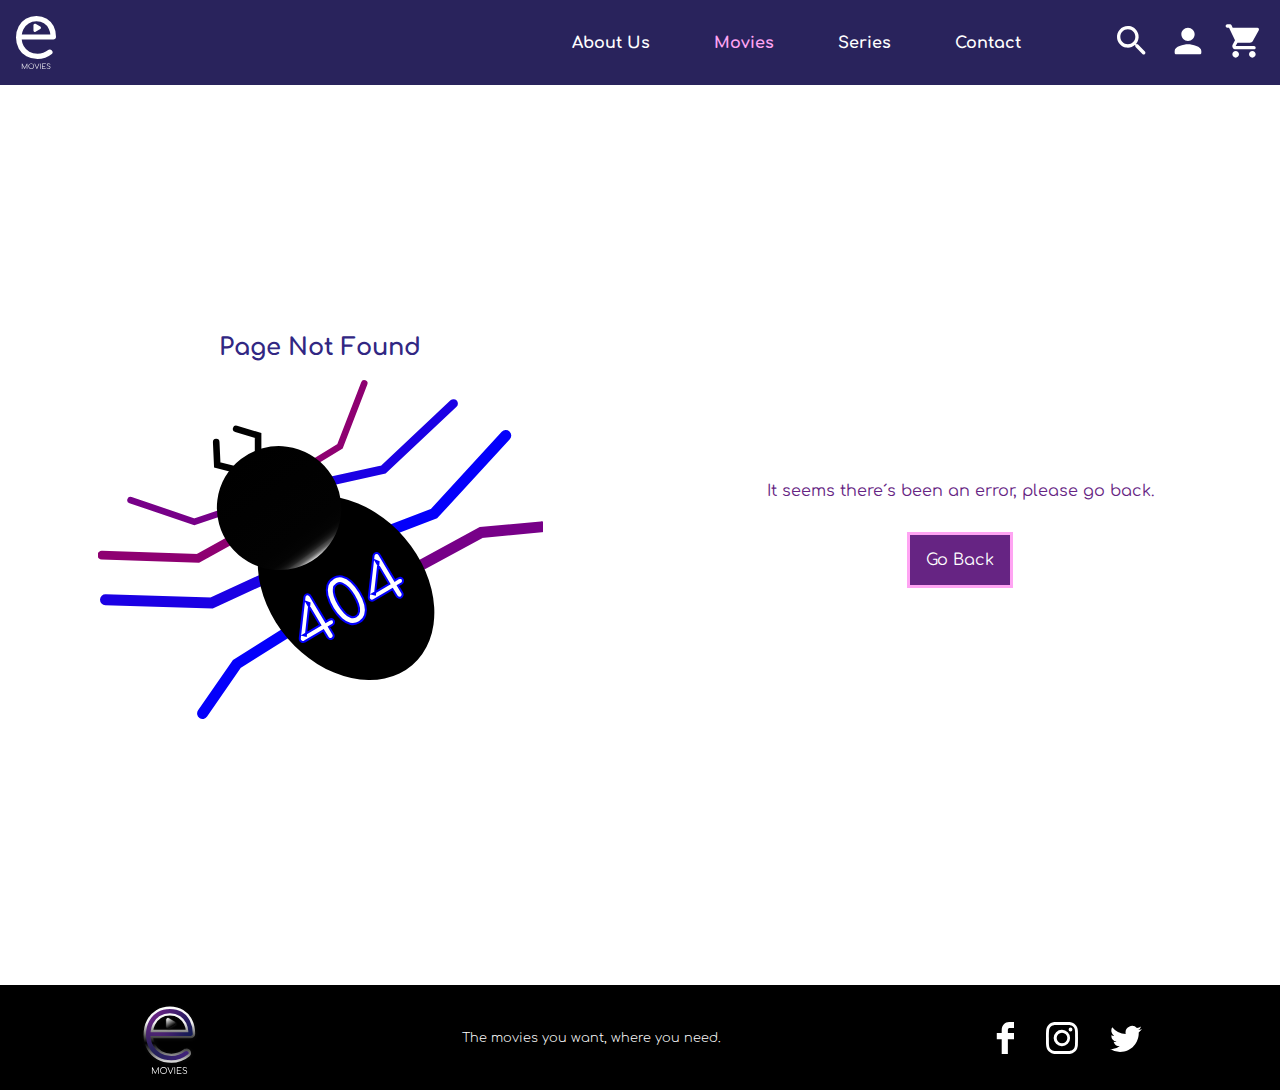
<file: error404.html>
<!DOCTYPE html>
<html lang="en">

<head>
    <meta charset="UTF-8">
    <meta http-equiv="X-UA-Compatible" content="IE=edge">
    <meta name="viewport" content="width=device-width, initial-scale=1.0">
    <title>eMovie - Movies</title>
    <link rel="stylesheet" href="styles.css">
</head>

<body>


    <header class="flex-header">
        <img src="img/Logos/SVG/e-movie-white.svg" alt="e-movie-logo">


        <div id="nav-icons">
            <a href="#">
                <svg xmlns="http://www.w3.org/2000/svg" class="icon" height="40px" viewBox="0 0 24 24" width="40px" fill="#FFFFFF"><path d="M0 0h24v24H0V0z" fill="none"/><path d="M15.5 14h-.79l-.28-.27c1.2-1.4 1.82-3.31 1.48-5.34-.47-2.78-2.79-5-5.59-5.34-4.23-.52-7.79 3.04-7.27 7.27.34 2.8 2.56 5.12 5.34 5.59 2.03.34 3.94-.28 5.34-1.48l.27.28v.79l4.25 4.25c.41.41 1.08.41 1.49 0 .41-.41.41-1.08 0-1.49L15.5 14zm-6 0C7.01 14 5 11.99 5 9.5S7.01 5 9.5 5 14 7.01 14 9.5 11.99 14 9.5 14z"/></svg>
            </a>
            <a href="#">
                <svg xmlns="http://www.w3.org/2000/svg" class="icon" height="40px" viewBox="0 0 24 24" width="40px" fill="#FFFFFF"><path d="M0 0h24v24H0V0z" fill="none"/><path d="M12 12c2.21 0 4-1.79 4-4s-1.79-4-4-4-4 1.79-4 4 1.79 4 4 4zm0 2c-2.67 0-8 1.34-8 4v1c0 .55.45 1 1 1h14c.55 0 1-.45 1-1v-1c0-2.66-5.33-4-8-4z"/></svg>
            </a>
            <a href="#">
                <svg xmlns="http://www.w3.org/2000/svg" class="icon" height="40px" viewBox="0 0 24 24" width="40px" fill="#FFFFFF"><path d="M0 0h24v24H0V0z" fill="none"/><path d="M7 18c-1.1 0-1.99.9-1.99 2S5.9 22 7 22s2-.9 2-2-.9-2-2-2zM1 3c0 .55.45 1 1 1h1l3.6 7.59-1.35 2.44C4.52 15.37 5.48 17 7 17h11c.55 0 1-.45 1-1s-.45-1-1-1H7l1.1-2h7.45c.75 0 1.41-.41 1.75-1.03l3.58-6.49c.37-.66-.11-1.48-.87-1.48H5.21l-.67-1.43c-.16-.35-.52-.57-.9-.57H2c-.55 0-1 .45-1 1zm16 15c-1.1 0-1.99.9-1.99 2s.89 2 1.99 2 2-.9 2-2-.9-2-2-2z"/></svg>
            </a>
           
        </div>

        <nav>
            <ul>
                <li>
                    <a href="#" class="button-text">About Us</a>
                </li>
                <li>
                    <a href="#" class="button-text" id="active">Movies</a>
                </li>
                <li>
                    <a href="#" class="button-text">Series</a>
                </li>
                <li>
                    <a href="#" class="button-text">Contact</a>
                </li>
            </ul>
        </nav>

    </header>

    <section id="section-spider">
        <div class="width-50">
            <h2>Page Not Found</h2>
            <div id="spider">
            </div>
        </div>
        <div class="width-50">
            <p>It seems there´s been an error, please go back.</p>
            <div class="button-flex">
                <a class="button" href="#">Go Back</a>
            </div>
        </div>
    </section>

    <footer>
        <div class="flexbox flex-992">
            <img src="img/Logos/SVG/e-movie-color-1.svg" alt="e-movie-logo-footer">
            <p>The movies you want, where you need.</p>
            <div id="social">
                <img src="img/Social/facebook.svg" alt="e-facebook">
                <img src="img/Social/instagram.svg" alt="e-instagram">
                <img src="img/Social/twitter.svg" alt="e-twitter">
            </div>

        </div>
    </footer>

</body>


</html>
</file>
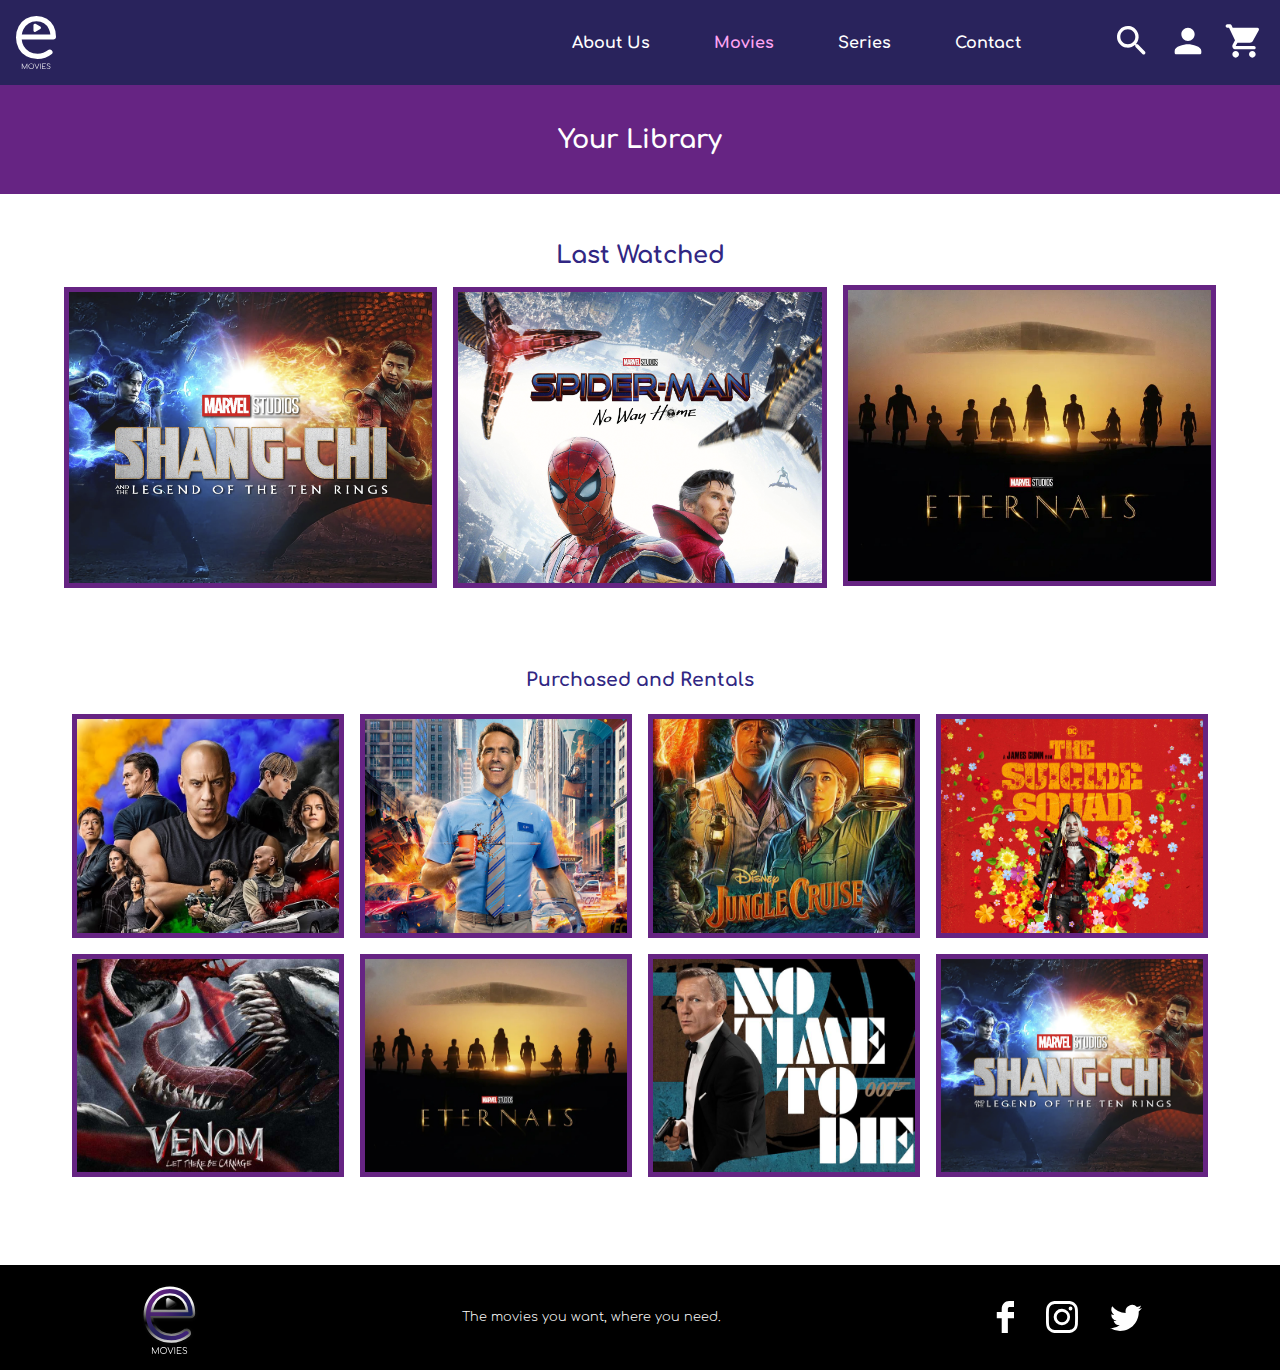
<file: screen2.html>
<!DOCTYPE html>
<html lang="en">

<head>
    <meta charset="UTF-8">
    <meta http-equiv="X-UA-Compatible" content="IE=edge">
    <meta name="viewport" content="width=device-width, initial-scale=1.0">
    <title>eMovie - Movies</title>
    <link rel="stylesheet" href="styles.css">
</head>

<body>


    <header class="flex-header">
        <img src="img/Logos/SVG/e-movie-white.svg" alt="e-movie-logo">


        <div id="nav-icons">
            <a href="#">
                <svg xmlns="http://www.w3.org/2000/svg" class="icon" height="40px" viewBox="0 0 24 24" width="40px" fill="#FFFFFF"><path d="M0 0h24v24H0V0z" fill="none"/><path d="M15.5 14h-.79l-.28-.27c1.2-1.4 1.82-3.31 1.48-5.34-.47-2.78-2.79-5-5.59-5.34-4.23-.52-7.79 3.04-7.27 7.27.34 2.8 2.56 5.12 5.34 5.59 2.03.34 3.94-.28 5.34-1.48l.27.28v.79l4.25 4.25c.41.41 1.08.41 1.49 0 .41-.41.41-1.08 0-1.49L15.5 14zm-6 0C7.01 14 5 11.99 5 9.5S7.01 5 9.5 5 14 7.01 14 9.5 11.99 14 9.5 14z"/></svg>
            </a>
            <a href="#">
                <svg xmlns="http://www.w3.org/2000/svg" class="icon" height="40px" viewBox="0 0 24 24" width="40px" fill="#FFFFFF"><path d="M0 0h24v24H0V0z" fill="none"/><path d="M12 12c2.21 0 4-1.79 4-4s-1.79-4-4-4-4 1.79-4 4 1.79 4 4 4zm0 2c-2.67 0-8 1.34-8 4v1c0 .55.45 1 1 1h14c.55 0 1-.45 1-1v-1c0-2.66-5.33-4-8-4z"/></svg>
            </a>
            <a href="#">
                <svg xmlns="http://www.w3.org/2000/svg" class="icon" height="40px" viewBox="0 0 24 24" width="40px" fill="#FFFFFF"><path d="M0 0h24v24H0V0z" fill="none"/><path d="M7 18c-1.1 0-1.99.9-1.99 2S5.9 22 7 22s2-.9 2-2-.9-2-2-2zM1 3c0 .55.45 1 1 1h1l3.6 7.59-1.35 2.44C4.52 15.37 5.48 17 7 17h11c.55 0 1-.45 1-1s-.45-1-1-1H7l1.1-2h7.45c.75 0 1.41-.41 1.75-1.03l3.58-6.49c.37-.66-.11-1.48-.87-1.48H5.21l-.67-1.43c-.16-.35-.52-.57-.9-.57H2c-.55 0-1 .45-1 1zm16 15c-1.1 0-1.99.9-1.99 2s.89 2 1.99 2 2-.9 2-2-.9-2-2-2z"/></svg>
            </a>
           
        </div>

        <nav>
            <ul>
                <li>
                    <a href="index.html" class="button-text">About Us</a>
                </li>
                <li>
                    <a href="#" class="button-text" id="active">Movies</a>
                </li>
                <li>
                    <a href="#" class="button-text">Series</a>
                </li>
                <li>
                    <a href="#" class="button-text">Contact</a>
                </li>
            </ul>
        </nav>

    </header>

    <div id="intro" class="background">
        <h1>Your Library</h1>
    </div>

    <section class="content">
        <h2>Last Watched</h2>

        <div class="flexbox flex768">
            <a href="#">
                <img src="img/Shang-Chi/Shang-Chi-1380x1080.png" alt="Shang-Chi">
            </a>
            <a href="screen3.html">
                <img src="img/Spiderman/Spider-Man-1380x1080.png" alt="Spider-Man-No-Way-Home">
            </a>

            <a href="#">
                <img src="img/Eternals/Eternals-1380x1080.png" alt="Eternals">
            </a>
        </div>
    </section>

    <section class="content">
        <h3>Purchased and Rentals</h3>

        <div class="flexbox">

            <div class="justify-wrap">
                <a href="#">
                    <img src="img/Fast9/Fast9-1380x1080.png" alt="fast 9 movie">
                </a>
                <a href="#">
                    <img src="img/freeGuy/Free-Guy-1380x1080.png" alt="free guy movie">
                </a>


                <a href="#">
                    <img src="img/jungleCruise/Jungle-Cruise-1380x1080.png" alt="jungle Cruise movie">
                </a>
                <a href="#">
                    <img src="img/suicideSquad/Suicide-Squad-1380x1080.png" alt="suicide squad movie">
                </a>


                <a href="#">
                    <img src="img/Venom/Venom-1380x1080.png" alt="venom movie">
                </a>
                <a href="#">
                    <img src="img/Eternals/Eternals-1380x1080.png" alt="">
                </a>


                <a href="#">
                    <img src="img/007/007-1380x1080.png" alt="James-bond">
                </a>
                <a href="#">
                    <img src="img/Shang-Chi/Shang-Chi-1380x1080.png" alt="">
                </a>
            </div>
        </div>

    </section>

    <footer>
        <div class="flexbox flex-992">
            <img src="img/Logos/SVG/e-movie-color-1.svg" alt="e-movie-logo-footer">
            <p>The movies you want, where you need.</p>
            <div id="social">
                <img src="img/Social/facebook.svg" alt="e-facebook">
                <img src="img/Social/instagram.svg" alt="e-instagram">
                <img src="img/Social/twitter.svg" alt="e-twitter">
            </div>

        </div>
    </footer>

</body>
</file>
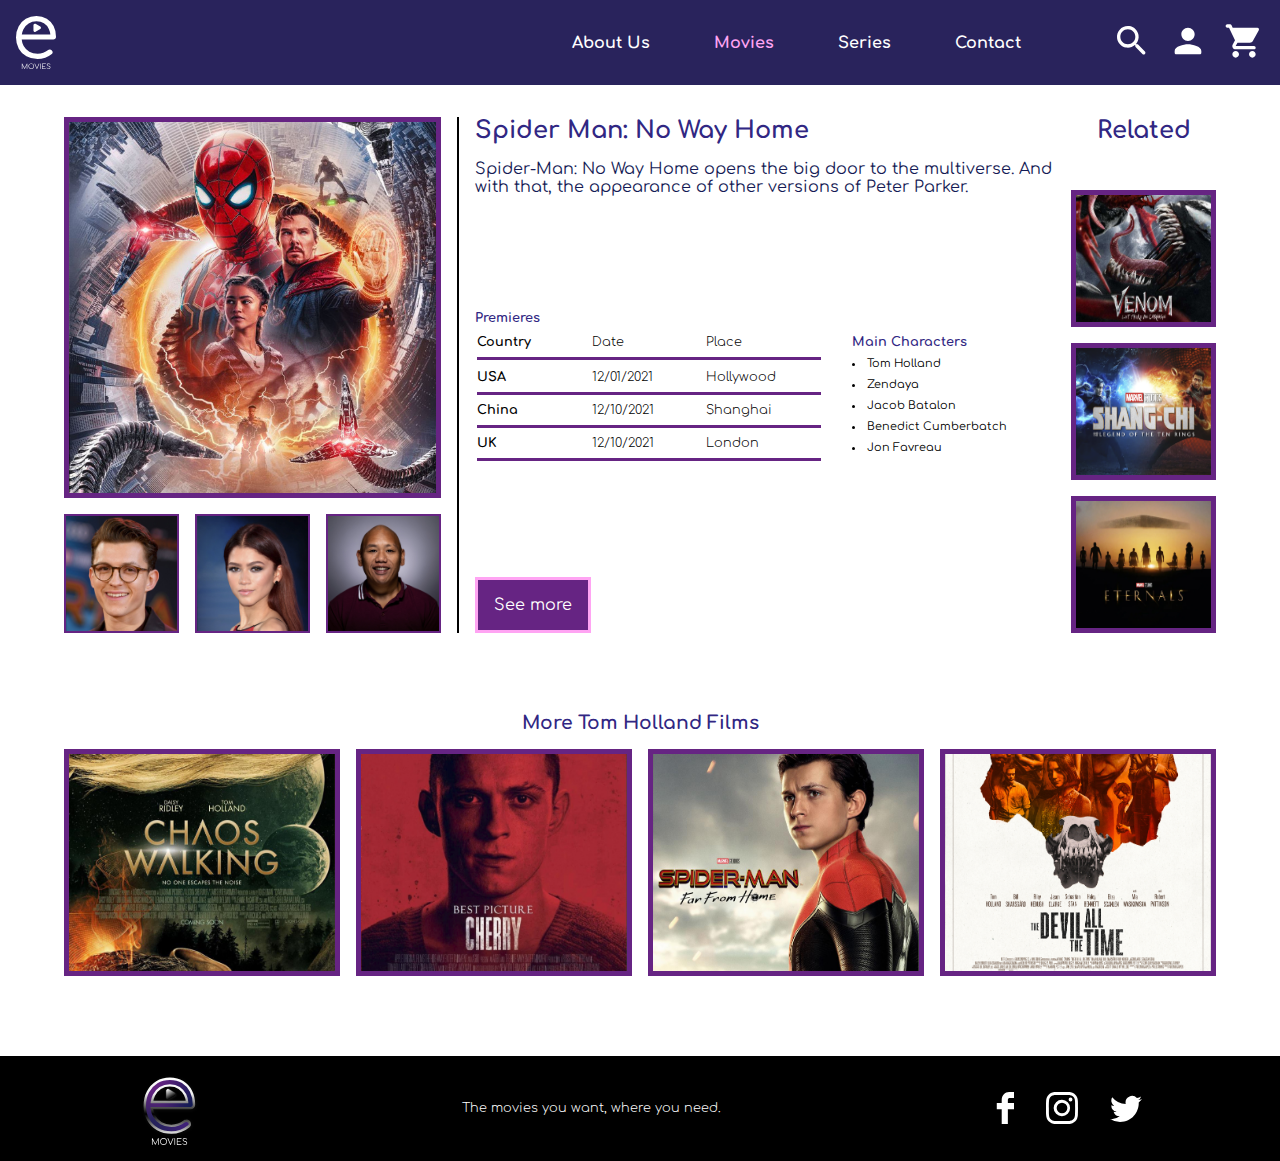
<file: screen3.html>
<!DOCTYPE html>
<html lang="en">

<head>
    <meta charset="UTF-8">
    <meta http-equiv="X-UA-Compatible" content="IE=edge">
    <meta name="viewport" content="width=device-width, initial-scale=1.0">
    <title>eMovie - Movies</title>
    <link rel="stylesheet" href="styles.css">
</head>

<body>


    <header class="flex-header">
        <img src="img/Logos/SVG/e-movie-white.svg" alt="e-movie-logo">


        <div id="nav-icons">
            <a href="#">
                <svg xmlns="http://www.w3.org/2000/svg" class="icon" height="40px" viewBox="0 0 24 24" width="40px" fill="#FFFFFF"><path d="M0 0h24v24H0V0z" fill="none"/><path d="M15.5 14h-.79l-.28-.27c1.2-1.4 1.82-3.31 1.48-5.34-.47-2.78-2.79-5-5.59-5.34-4.23-.52-7.79 3.04-7.27 7.27.34 2.8 2.56 5.12 5.34 5.59 2.03.34 3.94-.28 5.34-1.48l.27.28v.79l4.25 4.25c.41.41 1.08.41 1.49 0 .41-.41.41-1.08 0-1.49L15.5 14zm-6 0C7.01 14 5 11.99 5 9.5S7.01 5 9.5 5 14 7.01 14 9.5 11.99 14 9.5 14z"/></svg>
            </a>
            <a href="#">
                <svg xmlns="http://www.w3.org/2000/svg" class="icon" height="40px" viewBox="0 0 24 24" width="40px" fill="#FFFFFF"><path d="M0 0h24v24H0V0z" fill="none"/><path d="M12 12c2.21 0 4-1.79 4-4s-1.79-4-4-4-4 1.79-4 4 1.79 4 4 4zm0 2c-2.67 0-8 1.34-8 4v1c0 .55.45 1 1 1h14c.55 0 1-.45 1-1v-1c0-2.66-5.33-4-8-4z"/></svg>
            </a>
            <a href="#">
                <svg xmlns="http://www.w3.org/2000/svg" class="icon" height="40px" viewBox="0 0 24 24" width="40px" fill="#FFFFFF"><path d="M0 0h24v24H0V0z" fill="none"/><path d="M7 18c-1.1 0-1.99.9-1.99 2S5.9 22 7 22s2-.9 2-2-.9-2-2-2zM1 3c0 .55.45 1 1 1h1l3.6 7.59-1.35 2.44C4.52 15.37 5.48 17 7 17h11c.55 0 1-.45 1-1s-.45-1-1-1H7l1.1-2h7.45c.75 0 1.41-.41 1.75-1.03l3.58-6.49c.37-.66-.11-1.48-.87-1.48H5.21l-.67-1.43c-.16-.35-.52-.57-.9-.57H2c-.55 0-1 .45-1 1zm16 15c-1.1 0-1.99.9-1.99 2s.89 2 1.99 2 2-.9 2-2-.9-2-2-2z"/></svg>
            </a>
           
        </div>

        <nav>
            <ul>
                <li>
                    <a href="index.html" class="button-text">About Us</a>
                </li>
                <li>
                    <a href="#" class="button-text" id="active">Movies</a>
                </li>
                <li>
                    <a href="#" class="button-text">Series</a>
                </li>
                <li>
                    <a href="#" class="button-text">Contact</a>
                </li>
            </ul>
        </nav>

    </header>

    <section class="content">
     
                <div class="flex-figure">
                    <figure>
                        <img src="img/Spiderman/spider-man-square.png" alt="spider man no way home movie">
                    </figure>
                    <div id="figure-imgs">
                        <div class="just-flex2">
                            <a href=""><img src="img/Actors/tom-holland.jpg" alt=""></a>
                            <a href=""><img src="img/Actors/zendaya.jpg" alt=""></a>
                            <a href=""><img src="img/Actors/jacob-batalon.jpg" alt=""></a>
                        </div>
                    </div>
                </div>
                <div id="just-width">
                    <div>
                        <h2>Spider Man: No Way Home</h2>
                        <p>Spider-Man: No Way Home opens the big door to the multiverse. And with that, the appearance
                            of
                            other
                            versions
                            of Peter Parker.</p>
                    </div>
                    <div id="table-list">
                        <div id="table-layout">
                            <h4>Premieres</h4>
                            <table>
                                <thead>
                                    <th>Country</th>
                                    <th>Date</th>
                                    <th>Place</th>
                                </thead>
                                <tbody>
                                    <tr>
                                        <td>USA</td>
                                        <td>12/01/2021</td>
                                        <td>Hollywood</td>
                                    </tr>
                                    <tr>
                                        <td>China</td>
                                        <td>12/10/2021</td>
                                        <td>Shanghai</td>
                                    </tr>
                                    <tr>
                                        <td>UK</td>
                                        <td>12/10/2021</td>
                                        <td>London</td>
                                    </tr>
                                </tbody>
                            </table>
                        </div>
                        <div id="list">
                            <h4>
                                Main Characters
                            </h4>
                            <ul>
                                <li>Tom Holland</li>
                                <li>Zendaya</li>
                                <li>Jacob Batalon</li>
                                <li>Benedict Cumberbatch</li>
                                <li>Jon Favreau</li>
                            </ul>
                        </div>

                    </div>
                    <div id="actor-button">
                        <a class="button" href="#">See more</a>
                    </div>
                </div>
            </div>
            <div class="related">
                <h6>Related</h6>
                <div class="">
                    <a href=""><img src="img/Venom/Venom-1380x1080.png" alt=""></a>
                    <a href=""><img src="img/Shang-Chi/Shang-Chi-1380x1080.png" alt=""></a>
                    <a href=""><img src="img/Eternals/Eternals-1380x1080.png" alt=""></a>
                </div>
       
    </section>


    <section class="content">
        <h3>
            More Tom Holland Films
        </h3>
        <div class="flexbox-row">
            <a href="#"><img src="img/Actors/Tom-Holland-Movies/chaos-walking-tom-holland.jpg" alt=""></a>
            <a href="#"><img src="img/Actors/Tom-Holland-Movies/cherry-tom-holland.jpg" alt=""></a>
            <a href="#"><img src="img/Actors/Tom-Holland-Movies/spiderman-far-from-home-tom-holland.jpg" alt=""></a>
            <a href="#"><img src="img/Actors/Tom-Holland-Movies/the-devil-all-the-time-tom-holland.jpg" alt=""></a>
        </div>
    </section>

    <footer>
        <div class="flexbox flex-992">
            <img src="img/Logos/SVG/e-movie-color-1.svg" alt="e-movie-logo-footer">
            <p>The movies you want, where you need.</p>
            <div id="social">
                <img src="img/Social/facebook.svg" alt="e-facebook">
                <img src="img/Social/instagram.svg" alt="e-instagram">
                <img src="img/Social/twitter.svg" alt="e-twitter">
            </div>

        </div>
    </footer>

</body>
</file>
<file: styles.css>
@import url('https://fonts.googleapis.com/css2?family=Comfortaa:wght@300;400;500;600;700&family=Londrina+Solid&display=swap');

/* OVERALL  */

  /* From https://css.glass
background: rgba(255, 255, 255, 0.16);
border-radius: 16px;
box-shadow: 0 4px 30px rgba(0, 0, 0, 0.1);
backdrop-filter: blur(8.7px);
-webkit-backdrop-filter: blur(8.7px);
border: 1px solid rgba(255, 255, 255, 0.28); */


:root {
    --var-white: #FFFFFF;
    --var-black: #000000;
    --var-primary: #312783;
    --var-secondary: #29235C;
    --var-alternative: #662483;
    --var-alternative: rgb(102, 36, 131);
    --var-alternative-2: #151B55;
    --var-alternative-2: rgb(21, 27, 85);
    --var-alternative-3: #ffa4f3;
    --var-alternative-3: rgb(255, 164, 243);
}

* {
    margin: 0; 
    padding: 0;
    box-sizing: border-box;
}

body {
    color: var(--var-white);
    font-family: "Comfortaa", "Londrina", sans-serif;
}

.flexbox {
    margin: 0 auto;
    display: flex;
    height: 100%;
    align-items: center;
    flex-direction: column;
    justify-content: center;
    gap: 1rem;
    flex-wrap: wrap;
}




/* 3RD SCREEN ONLY */
.flexbox a:nth-child(3) {
    display: none;
}
/* 3RD SCREEN ONLY */

.flexbox-form {
    margin: 0 auto;
    display: flex;
    flex-direction: column;
    justify-content: center;
    gap: 1rem;
    flex-wrap: wrap;
}


.flex-header {
    flex-wrap: wrap;
    align-items: center;
    justify-content: space-between;
    display: flex;
    width: 100%;
    gap: 1rem;
    margin: 0 auto
}    

div.background {
    background-color: var(--var-alternative);
    font-size: .8rem;
    padding: 3rem;
}




header {
    display: flex;
    justify-content: space-between;
    padding: 1rem;
    flex-wrap: wrap;
    gap: 1rem;
    align-items: center;
    background-color: var(--var-secondary);
    
}

header img {
    width: 40px;
    order: 1;
}

/* NAVEGATION  */

.navegation {
    width: 100%;
    display: flex;
    justify-content: space-evenly;
    align-items: center;
    font-size: 1rem;
} 

nav {
    width: 100%;
    order: 3;

}

nav ul {
    list-style-type: none;
    display: flex;
    justify-content: space-between;  
}

#active {
    color: var(--var-alternative-3);
}

#nav-icons {
    display: flex;
    order: 2;
}

.icon {
   
}

.icon:hover {
    fill: var(--var-alternative-3);
}

#nav-icons a {
    text-decoration: none;
}

#nav-icons img {
    width: 40px;
}



/* HEADER INTRO INDEX */


#intro {
    order: 4;
    text-align: center;
    padding: 0.5rem;
    display: flex;
    flex-direction: column;
    margin-bottom: 3rem;
}


#intro h1 {
    padding: 2rem;
}

#intro p {
    padding-bottom: 1rem;
    font-weight: lighter;
    line-height: 1.5rem;
}

#intro a {
    align-self: center;
    margin-bottom: 1rem;
}

/* BOXES INDEX */

.boxes {
    width: 70vw;
    position: relative;
    transform: translateY(-20%);
    margin: 0 auto;
    -webkit-transform: translateY(-20%);
    -moz-transform: translateY(-20%);
    -ms-transform: translateY(-20%);
    -o-transform: translateY(-20%);
}



.box {
    display: flex;
    flex-wrap: wrap;
    justify-content: space-between;
    gap: 1rem;
    padding: 2rem;
    background-color: var(--var-alternative);
    border: 3px var(--var-alternative-3) solid;
    border-radius: 1rem 0 1rem 0;
    -webkit-border-radius: 1rem 0 1rem 0;
    -moz-border-radius: 1rem 0 1rem 0;
    -ms-border-radius: 1rem 0 1rem 0;
    -o-border-radius: 1rem 0 1rem 0;
}

.box p {
   
    font-size: 0.9rem;
    line-height: 1.5rem;
    font-weight: lighter;
}


.box:nth-child(2),
.box:nth-child(3),
.flex-right  {
    display: none;
} 

/* SECTIONS  */

.content {
    width: 90vw;
    display: flex;
    flex-wrap: wrap;
    justify-content: center;
    margin: 0 auto;
    gap: 2rem;
    padding-bottom: 5rem;
}

.content h2,
.content h3 {
    text-align: center;
    color: var(--var-primary)
}

.content div h2 {
    text-align: left;
    margin-bottom: 1rem;
}



.content img {
    width: 100%;
    height: 100%;
}

.content p {
    color: white;
}

.content div p {
    color: var(--var-alternative-2)
}

section.content div.flexbox div {
    display: flex;
    gap: 1rem;
}

section.content div.flexbox div:nth-last-child(4){
    display: none;
}

section.content div.flexbox div a {
   width: 50%;
}

.content figure {
    margin-top: 2rem;
}


#movies {
    min-height: 40vh;
    background: url(img/Display/movies-square.jpg) center no-repeat;
    background-size: cover;
    display: flex;
    align-items: flex-end;
}

#travel {
    min-height: 40vh;
    background: url(img/Series/travel-with-e.jpeg) center no-repeat;
    background-size: cover;
    display: flex;
    align-items: flex-end;
} 
}

.flex-left {
    gap: 1rem;
    flex: 1;
    display: flex;
    flex-direction: column;
}

article .box2 {
    padding: 1rem;
    display: flex;
    flex-direction: column;
    gap: 0.5rem;
}


article .box2 p {
    font-weight: lighter;
    color: var(--var-white);
}

article .box2 a {
    text-decoration: none;
    
}

.flexwrap {
    flex-wrap: wrap;
    display: flex;
    width: 100%;
    gap: 1rem;
}

#series {
    width: 100%;
    background: url(img/series/Patterson-Lost-in-Space.jpeg) center no-repeat;
    background-size: cover;
    display: flex;
    align-items: flex-end;
}

#friends {
    width: 100%;
    background: url(img/series/movies-square.jpeg) center no-repeat;
    background-size: cover;
    display: flex;
    align-items: flex-end;
}

#work {
    width: 100%;
    background: url(img/series/work-with-e.jpeg) center no-repeat;
    background-size: cover;
    display: flex;
    align-items: flex-end;
}


#live-show {
    width: 100%;
    background: url(img/Series/Jimmy-Fallon.jpeg) center no-repeat;
    background-size: cover;
    display: flex;
    align-items: flex-end;
}


#rent-sale {
    padding: 2rem 0 2rem 0;
    width: 100%;
    
}

section.gradient {
    background: linear-gradient(90deg, #312783 0%, #29235C 35%, #662483 100%);
}

#rent-sale article:nth-child(3) {
    display: none;
}

#rent-sale h3 {
    width: 100%;
    text-align: center;
    color: var(--var-white);
    padding-bottom: 1rem;
    font-size: 1.5rem;
    font-weight: bold;
}

#rent-sale article  {
    display: flex;
    padding: 1rem;
    gap: 1rem;
    justify-content: center;
}

figure#ryan,
figure#predators {
    width: 40%;
    height: 100%;
    display: flex;
}

figure#ryan img,
figure#predators img {
    width: 100%;
    height: 100%;
    min-height: 6rem;
   
}

.rentbox {
    width: 60%;
}

.rentbox h6 {
    font-size: 0.7rem;
    font-weight: lighter;
}

.rentbox h4 {
    margin: 0;
    font-size: 1rem;
    font-weight: bold;
    color: var(--var-alternative-3);
}

.rentbox p {
    display: none;
}

#rent-sale article div a {
    text-decoration: none;
    /* color: var(--var-white); */
    font-weight: bold;
    font-size: .9rem;
    /* background: var(--var-alternative); */
    padding: 0.5rem;
    text-align: center;
    width: 6rem;
}

#rent-sale article > div {
    display: flex;
    flex-direction: column;
    justify-content: space-between;
    color: var(--var-white)
}


/* SCREEN2 */

section.content div.flexbox div a {
    width: 45%;
    
}

section.content div.flexbox div a:last-child {
    display: none;
}

.justify-wrap {
    justify-content: center;
    flex-wrap: wrap;
}

/* FORM */

#form h3 {
    padding: 1rem;
    color: var(--var-primary);
    font-weight: bold;
    font-size: 1.5rem;
    text-align: center;
    width: 100%;
}

.flex-form {
    padding: .5rem;
    display: flex;
    width: 100%;
    flex-direction: column;
    gap: 0.3rem;
}

label,
legend {
    font-size: 0.8rem;
    font-weight: bold;
    color: var(--var-alternative-2);
    width: 100%;
}

.flex-form input,
select,
textarea {
    font-family: "Comfortaa", "Londrina", sans-serif;
    height: 3rem;
    padding-left: 1rem;
    border: var(--var-primary) 3px solid; 
}




.flex-radio {
    width: 100%;
    padding: 1rem;
    display: flex;
    flex-wrap: wrap;
    gap: 0.3rem;
}

.radio-box {
    width: 100%;
    display: flex;
    justify-content: flex-start;
    align-items: center;
    gap: 1rem;
}

.radio-box div {
    font-weight: bold;
    font-size: 0.8rem;
    color: var(--var-alternative-2);
}

.some-width { 
    display: flex;
    flex-wrap: wrap;
}

textarea {
    width: 100%;
    height: 6rem;
    font-family: "Comfortaa", "Londrina", sans-serif;
    border: var(--var-primary) 3px solid; 
    padding: 00.5rem;
}


.flex-end-button {
    width: 100%;
    display: flex;
    flex-wrap: wrap;
    justify-content: flex-end;
    gap: 1rem;
    padding: 0.5rem;
    margin-bottom: 1rem;
}



/* FOOTER  */

footer {
    background: var(--var-black);
    padding: 1rem;
    height: auto;
}

footer > div > img {
    width: 4rem;
    align-self: center;
}


footer p {
    text-align: center;
    font-size: 0.8rem;
    font-weight: lighter;
}

#social {
    display: flex;
    justify-content: center;
    align-items: center;
    gap: 2rem;
}

/*  3RD SCREEN*/

#figure-imgs {
    display: none;
}



table {
    width: 90vw;
    text-align: left;

}

tr{
    display: flex;
    padding: 1rem 0 1rem 0;
    border-bottom: #662483 3px solid;
    color: var(--var-black);
}

th,
td {
    flex: 1;
    font-weight: lighter;
}


h4 {
    color: var(--var-primary);
    margin: 2rem 0 0rem 0;
}

th:first-child,
td:first-child {
    font-weight: bolder;
}


div#list {
    margin-bottom: 1rem;
}

div#list ul li  {
    color: black;
    list-style-position: inside;
    padding: .5rem 0 0 0;
}



.flexbox-row {
    margin: 0 auto;
    display: flex;
    gap: 1rem;
}

section.content div.flexbox-row a:first-child,
section.content div.flexbox-row a:last-child,
.related
 {
    display: none;
}




/* BUTTONS  */

.button-flex {
    display: flex;
    padding: 1rem;
    justify-content: center;
}




.button {
    transition: all 0.5s;
    -webkit-transition: all 0.5s;
    -moz-transition: all 0.5s;
    -ms-transition: all 0.5s;
    -o-transition: all 0.5s;
    color: var(--var-white);
    background-color: var(--var-alternative);
    text-decoration: none;
    padding: 1rem;
    width: fit-content;
    font-family: "Comfortaa", "Londrina", sans-serif;
    border: 3px var(--var-alternative-3) solid;
}



.button-secondary {
    color: var(--var-alternative-3);
    background: rgba(21, 27, 85, 0.53);
    box-shadow: 0 4px 30px rgba(0, 0, 0, 0.1);
    backdrop-filter: blur(16.1px);
    -webkit-backdrop-filter: blur(16.1px);
    border: 1px solid rgba(255, 255, 255, 0.45);
    padding: 1rem;
    width: fit-content;
    font-family: "Comfortaa", "Londrina", sans-serif;
    transition: all 0.5s;
    -webkit-transition: all 0.5s;
    -moz-transition: all 0.5s;
    -ms-transition: all 0.5s;
    -o-transition: all 0.5s;
}



.box2 a {
    color: var(--var-alternative-3);
    font-weight: bolder;
    text-decoration: none;
    transition: all .2s ease;
    -webkit-transition: all .2s ease;
    -moz-transition: all .2s ease;
    -ms-transition: all .2s ease;
    -o-transition: all .2s ease;
}

.box2 a:hover {
    text-decoration: underline var(--var-alternative-3) 3px solid;
    text-shadow: 0px 1px 17px rgba(255,255,255,0.54);
}

.button-text {
    color: white;
    font-weight: bolder;
    text-decoration: none;
}


a.button-text {
    color: white;
    font-weight: bolder;
    text-decoration: none;
    display: flex;
    height: 2rem;
    align-items: center;
    transition: all 0.2s ease;
    -webkit-transition: all 0.2s ease;
    -moz-transition: all 0.2s ease;
    -ms-transition: all 0.2s ease;
    -o-transition: all 0.2s ease;
}

a.button-text:hover {
    color: var(--var-alternative-3) ;
    opacity: .5;
    text-shadow: 0px 1px 17px rgba(255, 255, 255, 0.8);

}

#actor-button {
    display: flex;
}

/* ERROR 404 and SVG SPIDER  */

#section-spider {
    display: flex;
    flex-direction: column;
    align-items: center;
    height: 100vh;
}

#section-spider h2 {
    color: var(--var-primary);
    text-align: center;
    margin: 1rem;
}

.width-50 {
    
}

.width-50 p {
    color: var(--var-alternative);
    padding: 0 .5rem 0 .5rem;
    text-align: center;
}


#spider {
    margin:  1rem;
    min-height: 40vh;
    min-width: fit-content;
    background: url(img/SVG/spider-3.svg) center no-repeat;
    background-size: contain;
    animation: moveSpider 8s ease-in-out 0s forwards ;
    -webkit-animation: moveSpider 8s ease-in-out 0s forwards ;
}




@keyframes moveSpider {
   0% {
        background-position-x: 120%;
    }

   25% {    
        background-position-x: 0%;
    }
    
    100% {    
        background-position-x: 50%;
    }
    
    
}



/* STYLES HOVER AND MORE  */

article:hover {
    box-shadow: 0 12px 16px 0 rgba(21, 27, 85, 0.24), 0 17px 50px 0 rgba(21, 27, 85) 0.19)
}

.button:hover {
    box-shadow: 0 12px 16px 0 rgba(255, 164, 243, 0.24), 0 17px 50px 0 rgba(255, 164, 243, 0.19)  
}

.button-secondary:hover {
    box-shadow: 0 8px 16px 0 rgba(255,255,255,0.2), 0 6px 20px 0 rgba(255,255,255,0.19);
 }

.box:hover {
    box-shadow: 0 8px 16px 0 rgba(102, 36, 131, 0.3), 0 6px 20px 0 rgba(102, 36, 131, 0.19);
}


div.flexbox a {
    display: flex;
}

div.flexbox a img,
figure img,
.flexbox-row img,
.related img {
    border: 5px solid var(--var-alternative);
    transition: all 0.2s ease;
    -webkit-transition: all 0.2s ease;
    -moz-transition: all 0.2s ease;
    -ms-transition: all 0.2s ease;
    -o-transition: all 0.2s ease;
}


div.flexbox a img:hover,
figure img:hover,
.flexbox-row img:hover,
.related img:hover {
    border-radius: 3rem 0 3rem 0;
    -webkit-border-radius: 3rem 0 3rem 0;
    -moz-border-radius: 3rem 0 3rem 0;
    -ms-border-radius: 3rem 0 3rem 0;
    -o-border-radius: 3rem 0 3rem 0;
    box-shadow: 0 8px 16px 0 rgba(102, 36, 131, 0.3), 0 6px 20px 0 rgba(102, 36, 131, 0.19);
}

.button:hover,
.button-secondary:hover {
    border-radius: 1.5rem 0 1.5rem 0;
    -webkit-border-radius: 1.5rem 0 1.5rem 0;
    -moz-border-radius: 1.5rem 0 1.5rem 0;
    -ms-border-radius: 1.5rem 0 1.5rem 0;
    -o-border-radius: 1.5rem 0 1.5rem 0;
}




@media screen and (min-width: 768px)

{

nav {
    width: 70%;
    display: flex;
    justify-content: flex-end;
    order: 2;
}

nav ul {
    width: 100%;
    justify-content: flex-end;
    gap: 4rem;
}

#nav-icons {
    order: 3;
}

#intro {
    text-align: left;
}

#intro h1 {
    padding: 5rem 0 0 0 
   
}

#intro p {
    padding: 1rem 0 1rem 0;
}

.button-flex {
    justify-content: flex-start;
    padding: 0;
}

.flex-left {
    display: flex;
    flex-wrap: wrap;
    gap: 1rem;
}

#movies {
    width: 100%;
}

.boxes {
    width: 100%;
    padding: 1rem;
    position: relative;
    transform: translateY(-20%);
    margin: 0 auto;
}

article.box {
    flex: 1;
    background-color: var(--var-alternative);
    align-items: flex-end;
    transition: all 1s ease;
    -webkit-transition: all 1s ease;
    -moz-transition: all 1s ease;
    -ms-transition: all 1s ease;
    -o-transition: all 1s ease;
}

.box:nth-child(2) {
    display: flex;
} 

.flexbox-row {
    width: 100%;
    /* height: 40vh; */
}

.rentbox h6 {
    font-size: 1rem;
    font-weight: lighter;
}

.rentbox h4 {
    font-size: 2rem;
    font-weight: bold;
    color: var(--var-alternative-3);
}

.rentbox p {
    display: inline;
}

.rentbox div {
    display: flex;
    flex-wrap: wrap;
    gap: 1rem;
}

.rentbox div h4{
  width: 100%;
}

#rent-sale article div a {
    padding: 1rem;
    width: fit-content;
}

.flexwrap {
    flex-wrap: nowrap;
    display: flex;
    width: 100%;
    min-height: 40vh;
}

.just-flex {
    display: flex;
    width: 90vw;
}

.just-flex div {
    flex: 1;
}

form.flexbox div.some-width {
    width: 90vw;
}

.flex-end-button {
   flex-wrap: nowrap;
}

/* SCREEN 2 */

div#intro.background h1 {
    text-align: center;
    padding: 2rem;
}

.flex768 {
    
    flex-direction: row;
    flex-wrap: nowrap;
}

section.content div.flexbox div a {
    width: 30%;
    ;
}

/* SCREEN 3 */

.flex-figure {
    display: flex;
    width: 50%;
    flex-wrap: wrap;
    gap: 1rem;
    height: 100%;
}

#figure-imgs {
    display: flex;
}

figure
#figure-imgs {
    width: 100%;
}

.just-flex2 {
    display: flex;
    gap: 1rem;
}

.just-flex2 img {
    border: var(--var-alternative) 2px solid;
    transition: all .7s ease ;
    -webkit-transition: all .7s ease ;
    -moz-transition: all .7s ease ;
    -ms-transition: all .7s ease ;
    -o-transition: all .7s ease ;
}

.just-flex2 img:hover {
    box-shadow: 0 8px 16px 0 rgba(0,0,0,0.9), 0 6px 20px 0 rgba(0,0,0,0.19);
    border-radius: 10rem;
    -webkit-border-radius: 10rem;
    -moz-border-radius: 10rem;
    -ms-border-radius: 10rem;
    -o-border-radius: 10rem;
}
   

div#table-layout {
    display: flex;
    flex-wrap: wrap;
}

#just-width {
    width: 45%;
    margin-top: 2rem;
}

section.content div.flexbox-row a:first-child {
    display: block;
}

/* ERROR 404 */

.width-50 p {
    color: var(--var-alternative);
    padding: 0 0 2rem 0 ;
    text-align: center;
}

.width-50 .button-flex {
    justify-content: center;
}

}


@media screen and (min-width: 992px) 

{

header {
    justify-content: center;
    gap: 1rem;
}

#nav-icons {
    gap: 1rem;
}

nav {
    width: 70%;
}

#intro {
    width: 70vw;
}

#intro p {
    width: 60%;
}

.boxes {
    width: 70vw;
    padding: 0;
}

.box:nth-child(3) {
    display: flex;
    
} 

article.box {
    align-items: stretch;
}

a.button-text {
    align-self: end;
}

.content {
    flex-direction: row;
    gap: 1rem;
}

.no-wrap992{
    flex-wrap: nowrap;
}

.flex-left {
    width: 50%;
}

.flex-right {
    display: flex;
    width: 50%;
    gap: 1rem;
}

#travel {
    width: 50%;
}

div.box2 {
    height: 0;
    position: absolute;
    color: transparent;
    background: transparent;
    overflow: hidden;
    transition: height 2s ease;
    -webkit-transition: height 2s ease;
    -moz-transition: height 2s ease;
    -ms-transition: height 2s ease;
    -o-transition: height 2s ease;
}

.box2 a {
    font-size: 1.4rem;
    padding-top: 1rem;
}

.flex-left article,
.flex-right article {
    position: relative;
    transition: all 1s ease;
    -webkit-transition: all 1s ease;
    -moz-transition: all 1s ease;
    -ms-transition: all 1s ease;
    -o-transition: all 1s ease;
}

.flex-left article:hover,
.flex-right article:hover {
    box-shadow: 0 8px 16px 0 rgba(0,0,0,0.9), 0 6px 20px 0 rgba(0,0,0,0.19);
}

article:hover div.box2 {
    display: flex;
    background: rgb(0,0,0);
    background: linear-gradient(90deg, rgba(0,0,0,1) 0%, rgba(0,0,0,1) 35%, rgba(0,0,0,0) 100%);
   height: 100%;
   color: var(--var-white);  
}

#movies {
    flex: 1;
}

.flex-right {
    display: flex;
    /* flex-direction: column; */
    flex: 1;
    gap: 1rem;
}

.flex-right-wrap
{  
    display: flex;
    flex-wrap: wrap;
    gap: 1rem;
    flex: 1;

}

#rent-sale {
    width: 90%;
}

#rent-sale div:nth-child(3) {
    display: flex;
}

#rent-sale article {
    flex: 1;
    flex-direction: column;
}

.rentbox {
    width: 100%;

}

.rentbox h4 {
    font-size: 1.5rem;
}

.rentbox p {
    font-size: 0.8rem;
    padding-bottom: 1rem;
}

.rentbox div {
    padding-bottom: 1rem;
}

#rent-sale article figure {
    width: 100%;
}

#rent-sale article:nth-child(3) {
    display: flex;
}

.flexbox {
    flex-direction: row;
    height: auto;
}

form.flexbox {
    flex-wrap: nowrap;
    align-items: flex-start;
}



#form {
    display: flex;
    justify-content: center;
}

#form > div {
    width: 90%;
}

#form h3 {
    text-align: left;
}

.fifty992 {
    width: 50%;
}

.radio-box {
    gap: .5rem;
}

.radio-box div {
    display: flex;
    gap: 0.5rem;
}


div.just.flex {
    flex: 2;
    width: 100%
}

div.just.flex div {
    width: 50%;
 }

textarea {
    height: 4rem;
}

footer {
    display: flex;
}

div.flexbox.flex-992 {
    width: 100%;
    justify-content: space-around;
    align-items: center;
}


/* SCREEN 2 */

div#intro.background {
    width: 100%;
}


section.content div.flexbox div a:last-child,
.flexbox a:nth-child(3) {
    display: block;

}

section.content div.flexbox div {
    gap: 0;
}


section.content div.flexbox div a {
    width: 25%;
    padding: 0.5rem;
}


/* SCREEN 3 */

section.content div.flexbox-row a:last-child
 {
    display: block;
}

.flex-figure {
    flex: 1.3
}

#just-width {
    display: flex;
    flex-wrap: wrap;
    align-content: space-between;
    /* width: 45%; */
    flex: 2;
    border-left: 2px black solid;
    padding-left: 1rem;
}

#just-width div:first-child {
    /* gap: 1rem; */
    display: flex;
    flex-wrap: wrap;
}




#table-list {
    justify-content: space-between;
    display: flex;
    width: 100%;
       
}

#actor-button {
    height: fit-content;
}

.related {
    flex-wrap: wrap;
    display: flex;
    flex: .5;
    margin-top: 2rem;
    justify-content: center;
    text-align: center;
}

.related h6 {
    font-size: 1.5rem;
    color: var(--var-primary);
}

.related div {
    width: 100%;
    display: flex;
    flex-wrap: wrap;
    gap: 1rem;
}

section.content {
    justify-content: center;
}

#table-list {
    font-size: 0.8rem;
}

table {
    width: 100%;
}

#table-layout {
    width: 60%;
    align-content: center;
}

#table-layout h4 {
    width: 100%;
    margin: 0;
}

tr {
    padding: 0.5rem 0 0.5rem 0;
}

#list {
    width: 35%;
    margin: 0%;
}

#list ul {
    font-size: .7rem;
}


/* ERROR 404  */

#section-spider {
    flex-direction: row;
    justify-content: center;
}

.width-50 {
    width: 50%;
}

}
</file>
